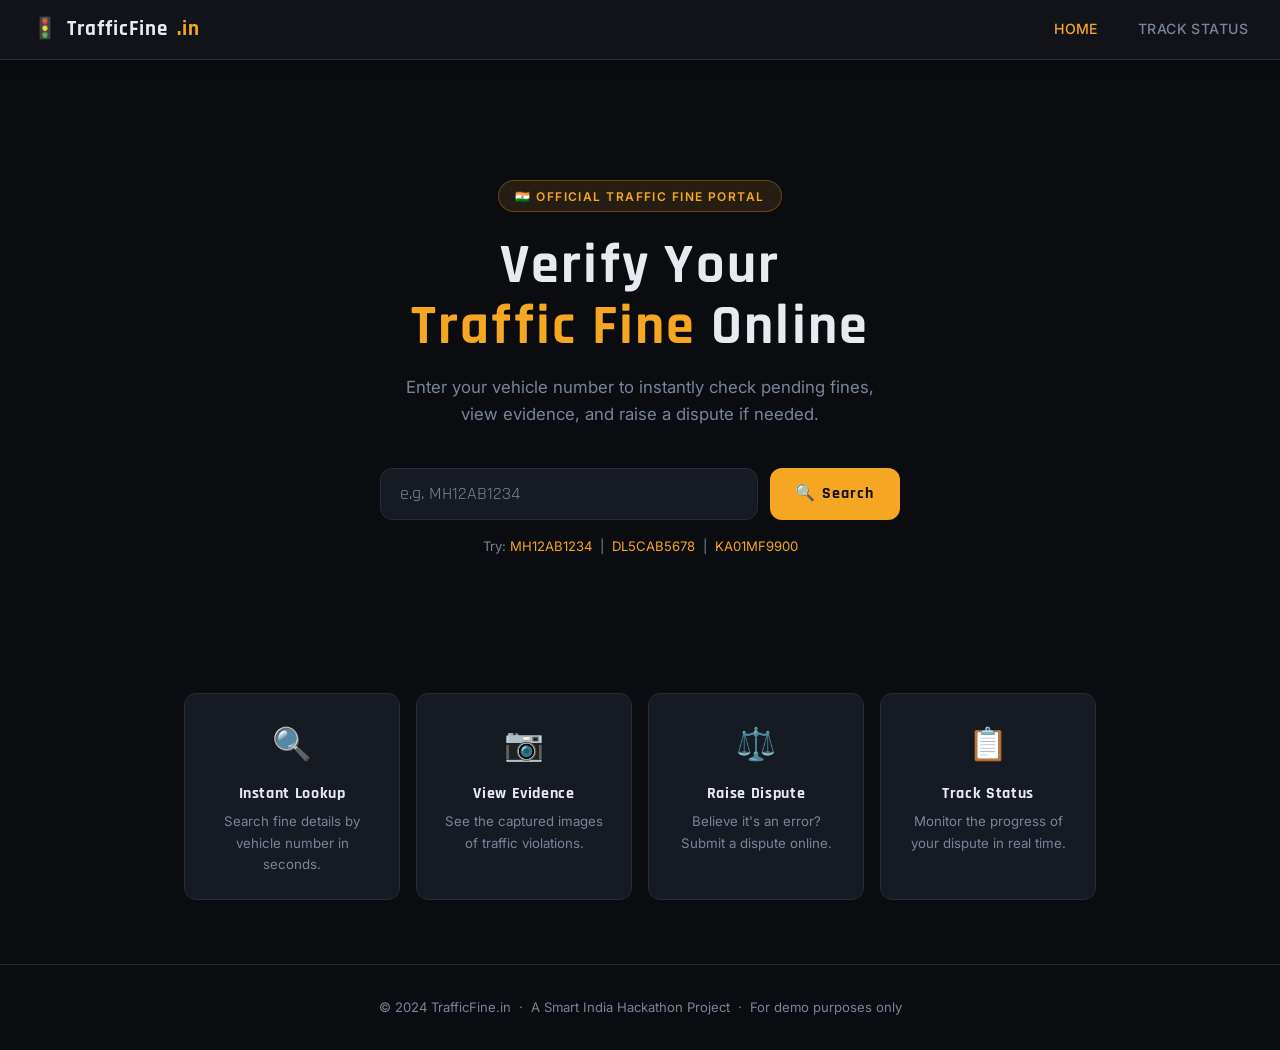
<file: index.html>
<!DOCTYPE html>
<html lang="en">
<head>
  <meta charset="UTF-8">
  <meta name="viewport" content="width=device-width, initial-scale=1.0">
  <title>TrafficFine.in — Smart Fine Verification</title>
  <link rel="stylesheet" href="style.css">
</head>
<body>

  <!-- ===== NAVBAR ===== -->
  <nav class="navbar">
    <div class="brand">🚦 <span>TrafficFine</span>.in</div>
    <a href="index.html" class="active">Home</a>
    <a href="status.html">Track Status</a>
  </nav>

  <!-- ===== HERO ===== -->
  <div class="page-wrapper">
    <div class="hero">
      <div class="badge">🇮🇳 Official Traffic Fine Portal</div>
      <h1>Verify Your<br><em>Traffic Fine</em> Online</h1>
      <p>Enter your vehicle number to instantly check pending fines, view evidence, and raise a dispute if needed.</p>

      <!-- Search Form -->
      <form id="searchForm">
        <div class="search-box">
          <input
            type="text"
            id="vehicleInput"
            placeholder="e.g. MH12AB1234"
            maxlength="15"
            autocomplete="off"
            spellcheck="false"
            required
          >
          <button type="submit" class="btn btn-primary">🔍 Search</button>
        </div>
      </form>

      <!-- Alert area -->
      <div id="alertBox" style="max-width:520px;margin:1rem auto 0;"></div>

      <!-- Sample vehicles hint -->
      <p class="text-muted mt-2" style="font-size:0.82rem;">
        Try: <a href="fine.html?vehicle=MH12AB1234" style="color:var(--accent)">MH12AB1234</a> &nbsp;|&nbsp;
             <a href="fine.html?vehicle=DL5CAB5678" style="color:var(--accent)">DL5CAB5678</a> &nbsp;|&nbsp;
             <a href="fine.html?vehicle=KA01MF9900" style="color:var(--accent)">KA01MF9900</a>
      </p>
    </div>

    <!-- Info cards -->
    <div class="info-cards">
      <div class="info-card">
        <div class="icon">🔍</div>
        <h3>Instant Lookup</h3>
        <p>Search fine details by vehicle number in seconds.</p>
      </div>
      <div class="info-card">
        <div class="icon">📷</div>
        <h3>View Evidence</h3>
        <p>See the captured images of traffic violations.</p>
      </div>
      <div class="info-card">
        <div class="icon">⚖️</div>
        <h3>Raise Dispute</h3>
        <p>Believe it's an error? Submit a dispute online.</p>
      </div>
      <div class="info-card">
        <div class="icon">📋</div>
        <h3>Track Status</h3>
        <p>Monitor the progress of your dispute in real time.</p>
      </div>
    </div>
  </div>

  <!-- ===== FOOTER ===== -->
  <footer>
    <p>© 2024 TrafficFine.in &nbsp;·&nbsp; A Smart India Hackathon Project &nbsp;·&nbsp; For demo purposes only</p>
  </footer>

  <script src="script.js"></script>
</body>
</html>
</file>
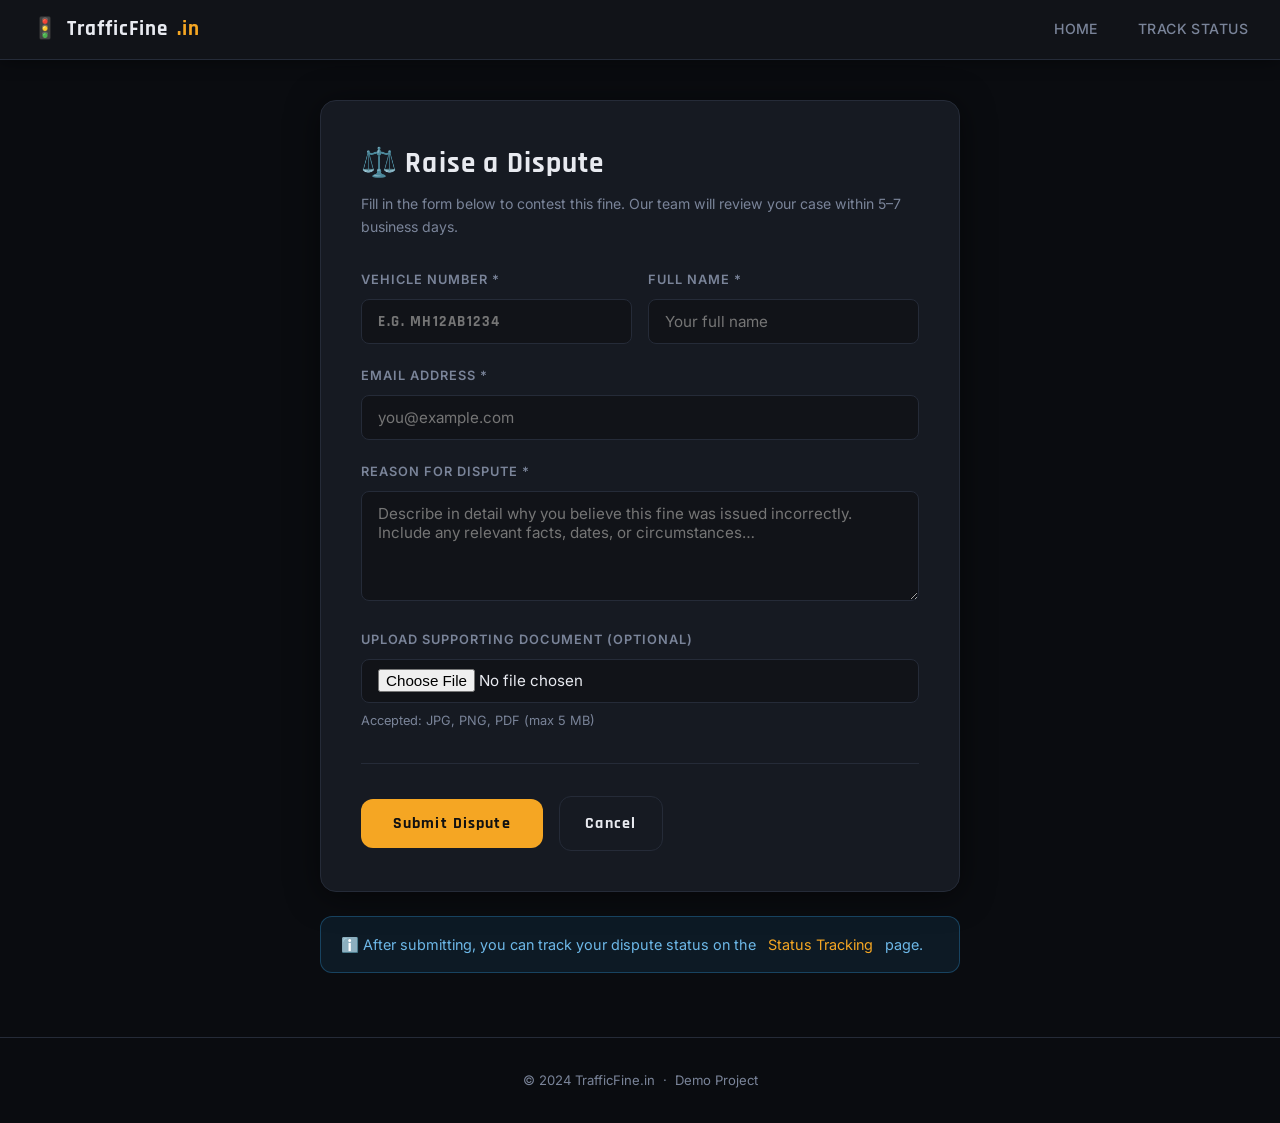
<file: dispute.html>
<!DOCTYPE html>
<html lang="en">
<head>
  <meta charset="UTF-8">
  <meta name="viewport" content="width=device-width, initial-scale=1.0">
  <title>Raise Dispute — TrafficFine.in</title>
  <link rel="stylesheet" href="style.css">
</head>
<body>

  <!-- ===== NAVBAR ===== -->
  <nav class="navbar">
    <div class="brand">🚦 <span>TrafficFine</span>.in</div>
    <a href="index.html">Home</a>
    <a href="status.html">Track Status</a>
  </nav>

  <!-- ===== CONTENT ===== -->
  <div class="page-wrapper">

    <!-- Alert area (success / error) -->
    <div id="formAlert"></div>

    <div class="form-card">
      <h2>⚖️ Raise a Dispute</h2>
      <p class="subtitle">Fill in the form below to contest this fine. Our team will review your case within 5–7 business days.</p>

      <form id="disputeForm" enctype="multipart/form-data">

        <!-- Hidden fields -->
        <input type="hidden" id="disputeFineId"  name="fine_id" value="">

        <div class="form-row">
          <div class="form-group">
            <label for="disputeVehicle">Vehicle Number *</label>
            <input
              type="text"
              id="disputeVehicle"
              name="vehicle_number"
              placeholder="e.g. MH12AB1234"
              maxlength="15"
              required
              style="text-transform:uppercase;font-family:'Rajdhani',sans-serif;font-weight:700;letter-spacing:0.1em"
            >
          </div>
          <div class="form-group">
            <label for="name">Full Name *</label>
            <input
              type="text"
              id="name"
              name="name"
              placeholder="Your full name"
              required
            >
          </div>
        </div>

        <div class="form-group">
          <label for="email">Email Address *</label>
          <input
            type="email"
            id="email"
            name="email"
            placeholder="you@example.com"
            required
          >
        </div>

        <div class="form-group">
          <label for="reason">Reason for Dispute *</label>
          <textarea
            id="reason"
            name="reason"
            placeholder="Describe in detail why you believe this fine was issued incorrectly. Include any relevant facts, dates, or circumstances…"
            required
          ></textarea>
        </div>

        <div class="form-group">
          <label for="proof">Upload Supporting Document (Optional)</label>
          <input type="file" id="proof" name="proof" accept="image/*,.pdf">
          <p class="text-muted mt-1" style="font-size:0.8rem;">Accepted: JPG, PNG, PDF (max 5 MB)</p>
        </div>

        <hr class="divider">

        <div style="display:flex; gap:1rem; flex-wrap:wrap; align-items:center">
          <button type="submit" class="btn btn-primary" style="font-size:1rem; padding:0.9rem 2rem;">
            Submit Dispute
          </button>
          <a href="index.html" class="btn btn-outline">Cancel</a>
        </div>

      </form>
    </div>

    <!-- Info notice -->
    <div class="alert alert-info mt-3" style="max-width:640px; margin:1.5rem auto 0;">
      ℹ️ After submitting, you can track your dispute status on the <a href="status.html">Status Tracking</a> page.
    </div>

  </div>

  <!-- ===== FOOTER ===== -->
  <footer>
    <p>© 2024 TrafficFine.in &nbsp;·&nbsp; Demo Project</p>
  </footer>

  <script src="script.js"></script>
</body>
</html>
</file>
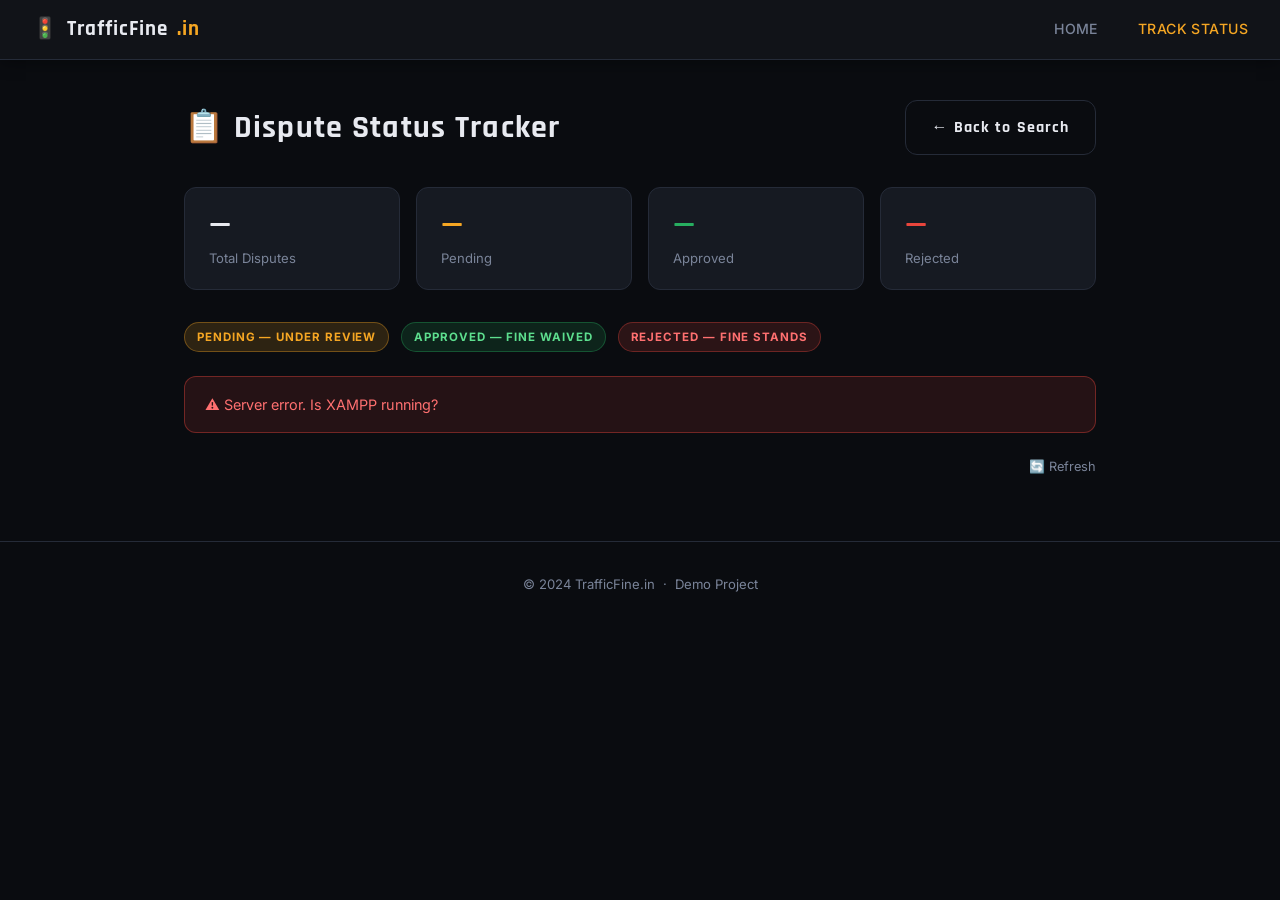
<file: status.html>
<!DOCTYPE html>
<html lang="en">
<head>
  <meta charset="UTF-8">
  <meta name="viewport" content="width=device-width, initial-scale=1.0">
  <title>Dispute Status — TrafficFine.in</title>
  <link rel="stylesheet" href="style.css">
</head>
<body>

  <!-- ===== NAVBAR ===== -->
  <nav class="navbar">
    <div class="brand">🚦 <span>TrafficFine</span>.in</div>
    <a href="index.html">Home</a>
    <a href="status.html" class="active">Track Status</a>
  </nav>

  <!-- ===== CONTENT ===== -->
  <div class="page-wrapper">

    <div class="page-title">
      <h1>📋 Dispute Status Tracker</h1>
      <a href="index.html" class="btn btn-outline">← Back to Search</a>
    </div>

    <!-- Stats Summary Cards -->
    <div class="stats-row">
      <div class="stat-card total">
        <div class="num" id="statTotal">—</div>
        <div class="label">Total Disputes</div>
      </div>
      <div class="stat-card pending">
        <div class="num" id="statPending">—</div>
        <div class="label">Pending</div>
      </div>
      <div class="stat-card approved">
        <div class="num" id="statApproved">—</div>
        <div class="label">Approved</div>
      </div>
      <div class="stat-card rejected">
        <div class="num" id="statRejected">—</div>
        <div class="label">Rejected</div>
      </div>
    </div>

    <!-- Status Legend -->
    <div style="display:flex; gap:0.75rem; flex-wrap:wrap; margin-bottom:1.5rem; font-size:0.82rem;">
      <span class="badge badge-pending">Pending — Under Review</span>
      <span class="badge badge-approved">Approved — Fine Waived</span>
      <span class="badge badge-rejected">Rejected — Fine Stands</span>
    </div>

    <!-- Table area (populated by JS) -->
    <div id="disputeTableWrap">
      <div class="spinner-wrap">
        <div class="spinner"></div>
        <span>Loading disputes…</span>
      </div>
    </div>

    <!-- Refresh tip -->
    <p class="text-muted mt-2" style="font-size:0.8rem; text-align:right;">
      <a href="status.html" style="color:var(--muted)">🔄 Refresh</a>
    </p>

  </div>

  <!-- ===== FOOTER ===== -->
  <footer>
    <p>© 2024 TrafficFine.in &nbsp;·&nbsp; Demo Project</p>
  </footer>

  <script src="script.js"></script>
</body>
</html>
</file>
<file: style.css>
/* =========================================
   Smart Traffic Fine Verification System
   style.css — Main Stylesheet
   ========================================= */

@import url('https://fonts.googleapis.com/css2?family=Rajdhani:wght@400;500;600;700&family=Inter:wght@300;400;500;600&display=swap');

/* ---- CSS Variables ---- */
:root {
  --bg:        #0a0c10;
  --surface:   #111318;
  --card:      #161a22;
  --border:    #252b38;
  --accent:    #f5a623;
  --accent2:   #e8453c;
  --green:     #27ae60;
  --blue:      #2980b9;
  --text:      #e8eaf0;
  --muted:     #7a8499;
  --radius:    12px;
  --shadow:    0 4px 32px rgba(0,0,0,0.5);
}

/* ---- Reset & Base ---- */
*, *::before, *::after { box-sizing: border-box; margin: 0; padding: 0; }

body {
  background: var(--bg);
  color: var(--text);
  font-family: 'Inter', sans-serif;
  font-size: 15px;
  line-height: 1.6;
  min-height: 100vh;
}

h1, h2, h3, h4 {
  font-family: 'Rajdhani', sans-serif;
  letter-spacing: 0.04em;
  font-weight: 700;
}

a { color: var(--accent); text-decoration: none; }
a:hover { text-decoration: underline; }

/* ---- Navbar ---- */
.navbar {
  background: var(--surface);
  border-bottom: 1px solid var(--border);
  padding: 0 2rem;
  display: flex;
  align-items: center;
  gap: 2.5rem;
  height: 60px;
  position: sticky;
  top: 0;
  z-index: 100;
  box-shadow: 0 2px 16px rgba(0,0,0,0.4);
}

.navbar .brand {
  font-family: 'Rajdhani', sans-serif;
  font-size: 1.3rem;
  font-weight: 700;
  color: var(--accent);
  display: flex;
  align-items: center;
  gap: 0.5rem;
  letter-spacing: 0.05em;
  margin-right: auto;
}

.navbar .brand span { color: var(--text); }

.navbar a {
  color: var(--muted);
  font-size: 0.88rem;
  font-weight: 500;
  letter-spacing: 0.03em;
  text-transform: uppercase;
  transition: color 0.2s;
  text-decoration: none;
}

.navbar a:hover, .navbar a.active { color: var(--accent); }

/* ---- Page Wrapper ---- */
.page-wrapper {
  max-width: 960px;
  margin: 0 auto;
  padding: 2.5rem 1.5rem 4rem;
}

/* ---- Hero Section (index) ---- */
.hero {
  text-align: center;
  padding: 5rem 1rem 3rem;
}

.hero .badge {
  display: inline-block;
  background: rgba(245,166,35,0.12);
  border: 1px solid rgba(245,166,35,0.3);
  color: var(--accent);
  font-size: 0.75rem;
  font-weight: 600;
  letter-spacing: 0.12em;
  text-transform: uppercase;
  padding: 0.35rem 1rem;
  border-radius: 999px;
  margin-bottom: 1.4rem;
}

.hero h1 {
  font-size: clamp(2.2rem, 5vw, 3.5rem);
  line-height: 1.1;
  margin-bottom: 1rem;
}

.hero h1 em { color: var(--accent); font-style: normal; }

.hero p {
  color: var(--muted);
  font-size: 1.05rem;
  max-width: 500px;
  margin: 0 auto 2.5rem;
}

/* ---- Search Box ---- */
.search-box {
  display: flex;
  gap: 0.75rem;
  max-width: 520px;
  margin: 0 auto;
  position: relative;
}

.search-box input {
  flex: 1;
  background: var(--card);
  border: 1.5px solid var(--border);
  color: var(--text);
  font-family: 'Rajdhani', sans-serif;
  font-size: 1.15rem;
  font-weight: 600;
  letter-spacing: 0.1em;
  text-transform: uppercase;
  padding: 0.85rem 1.2rem;
  border-radius: var(--radius);
  outline: none;
  transition: border-color 0.2s, box-shadow 0.2s;
}

.search-box input::placeholder { color: var(--muted); text-transform: none; font-weight: 400; letter-spacing: 0; }
.search-box input:focus { border-color: var(--accent); box-shadow: 0 0 0 3px rgba(245,166,35,0.15); }

.btn {
  display: inline-flex;
  align-items: center;
  gap: 0.5rem;
  padding: 0.85rem 1.6rem;
  border: none;
  border-radius: var(--radius);
  font-family: 'Rajdhani', sans-serif;
  font-size: 1rem;
  font-weight: 700;
  letter-spacing: 0.07em;
  cursor: pointer;
  transition: transform 0.15s, box-shadow 0.15s, opacity 0.15s;
}

.btn:hover { transform: translateY(-2px); box-shadow: var(--shadow); }
.btn:active { transform: translateY(0); }

.btn-primary { background: var(--accent); color: #111; }
.btn-danger  { background: var(--accent2); color: #fff; }
.btn-outline {
  background: transparent;
  border: 1.5px solid var(--border);
  color: var(--text);
}
.btn-outline:hover { border-color: var(--accent); color: var(--accent); }

/* ---- Info Cards row (homepage) ---- */
.info-cards {
  display: grid;
  grid-template-columns: repeat(auto-fit, minmax(200px, 1fr));
  gap: 1rem;
  margin-top: 3rem;
}

.info-card {
  background: var(--card);
  border: 1px solid var(--border);
  border-radius: var(--radius);
  padding: 1.5rem;
  text-align: center;
}

.info-card .icon { font-size: 2rem; margin-bottom: 0.75rem; }
.info-card h3 { font-size: 1rem; margin-bottom: 0.3rem; }
.info-card p { color: var(--muted); font-size: 0.83rem; }

/* ---- Alert Messages ---- */
.alert {
  padding: 1rem 1.25rem;
  border-radius: var(--radius);
  margin-bottom: 1.5rem;
  font-size: 0.9rem;
  display: flex;
  align-items: center;
  gap: 0.75rem;
  animation: slideDown 0.3s ease;
}

@keyframes slideDown {
  from { opacity: 0; transform: translateY(-10px); }
  to   { opacity: 1; transform: translateY(0); }
}

.alert-error   { background: rgba(232,69,60,0.12); border: 1px solid rgba(232,69,60,0.4); color: #ff7070; }
.alert-success { background: rgba(39,174,96,0.12); border: 1px solid rgba(39,174,96,0.4); color: #5dde8e; }
.alert-info    { background: rgba(41,128,185,0.12); border: 1px solid rgba(41,128,185,0.4); color: #6db8e8; }

/* ---- Loading Spinner ---- */
.spinner-wrap {
  display: flex;
  flex-direction: column;
  align-items: center;
  gap: 1rem;
  padding: 3rem 0;
  color: var(--muted);
}

.spinner {
  width: 44px;
  height: 44px;
  border: 3px solid var(--border);
  border-top-color: var(--accent);
  border-radius: 50%;
  animation: spin 0.8s linear infinite;
}

@keyframes spin { to { transform: rotate(360deg); } }

/* ---- Fine Details Card ---- */
.fine-card {
  background: var(--card);
  border: 1px solid var(--border);
  border-radius: 16px;
  overflow: hidden;
  box-shadow: var(--shadow);
  animation: fadeUp 0.4s ease;
}

@keyframes fadeUp {
  from { opacity: 0; transform: translateY(20px); }
  to   { opacity: 1; transform: translateY(0); }
}

.fine-card-header {
  background: linear-gradient(135deg, #1c2030, #151922);
  border-bottom: 1px solid var(--border);
  padding: 1.5rem 2rem;
  display: flex;
  align-items: center;
  justify-content: space-between;
  flex-wrap: wrap;
  gap: 1rem;
}

.fine-card-header .vehicle-num {
  font-family: 'Rajdhani', sans-serif;
  font-size: 2rem;
  font-weight: 700;
  letter-spacing: 0.15em;
  color: var(--accent);
}

.violation-badge {
  background: rgba(232,69,60,0.15);
  border: 1px solid rgba(232,69,60,0.35);
  color: #ff7070;
  font-size: 0.78rem;
  font-weight: 600;
  letter-spacing: 0.08em;
  text-transform: uppercase;
  padding: 0.4rem 0.9rem;
  border-radius: 999px;
}

.fine-card-body {
  padding: 2rem;
  display: grid;
  grid-template-columns: 1fr 1fr;
  gap: 2rem;
}

@media (max-width: 640px) {
  .fine-card-body { grid-template-columns: 1fr; }
}

.fine-details-grid {
  display: grid;
  grid-template-columns: 1fr 1fr;
  gap: 1.2rem;
}

.detail-item label {
  display: block;
  font-size: 0.73rem;
  font-weight: 600;
  letter-spacing: 0.1em;
  text-transform: uppercase;
  color: var(--muted);
  margin-bottom: 0.3rem;
}

.detail-item .value {
  font-family: 'Rajdhani', sans-serif;
  font-size: 1.05rem;
  font-weight: 600;
  color: var(--text);
}

.detail-item.amount .value {
  font-size: 1.8rem;
  color: var(--accent2);
}

.fine-card-footer {
  border-top: 1px solid var(--border);
  padding: 1.25rem 2rem;
  display: flex;
  gap: 1rem;
  flex-wrap: wrap;
}

/* ---- Evidence Image ---- */
.evidence-section h3 {
  font-size: 0.85rem;
  font-weight: 600;
  letter-spacing: 0.1em;
  text-transform: uppercase;
  color: var(--muted);
  margin-bottom: 0.75rem;
}

.evidence-img-wrap {
  position: relative;
  border-radius: 10px;
  overflow: hidden;
  cursor: zoom-in;
  border: 1px solid var(--border);
}

.evidence-img-wrap img {
  width: 100%;
  height: 200px;
  object-fit: cover;
  display: block;
  transition: transform 0.4s ease;
}

.evidence-img-wrap:hover img { transform: scale(1.08); }

.evidence-img-wrap .zoom-hint {
  position: absolute;
  bottom: 0; left: 0; right: 0;
  background: linear-gradient(transparent, rgba(0,0,0,0.7));
  color: rgba(255,255,255,0.7);
  font-size: 0.75rem;
  padding: 1rem 0.75rem 0.5rem;
  text-align: center;
  opacity: 0;
  transition: opacity 0.3s;
}

.evidence-img-wrap:hover .zoom-hint { opacity: 1; }

/* ---- Lightbox ---- */
.lightbox {
  display: none;
  position: fixed;
  inset: 0;
  background: rgba(0,0,0,0.92);
  z-index: 1000;
  align-items: center;
  justify-content: center;
  padding: 2rem;
}

.lightbox.open { display: flex; }

.lightbox img {
  max-width: 90vw;
  max-height: 80vh;
  border-radius: 10px;
  box-shadow: 0 8px 64px rgba(0,0,0,0.8);
}

.lightbox-close {
  position: absolute;
  top: 1.5rem; right: 2rem;
  background: none; border: none;
  color: #fff; font-size: 2rem;
  cursor: pointer; opacity: 0.7;
}

.lightbox-close:hover { opacity: 1; }

/* ---- Map ---- */
.map-section { margin-top: 2rem; }
.map-section h3 {
  font-size: 0.85rem;
  font-weight: 600;
  letter-spacing: 0.1em;
  text-transform: uppercase;
  color: var(--muted);
  margin-bottom: 0.75rem;
}

.map-section iframe {
  width: 100%;
  height: 280px;
  border: 1px solid var(--border);
  border-radius: 10px;
  display: block;
}

/* ---- Dispute Form ---- */
.form-card {
  background: var(--card);
  border: 1px solid var(--border);
  border-radius: 16px;
  padding: 2.5rem;
  max-width: 640px;
  margin: 0 auto;
  box-shadow: var(--shadow);
  animation: fadeUp 0.4s ease;
}

.form-card h2 {
  font-size: 1.8rem;
  margin-bottom: 0.4rem;
}

.form-card .subtitle {
  color: var(--muted);
  font-size: 0.88rem;
  margin-bottom: 2rem;
}

.form-group { margin-bottom: 1.4rem; }

.form-group label {
  display: block;
  font-size: 0.8rem;
  font-weight: 600;
  letter-spacing: 0.08em;
  text-transform: uppercase;
  color: var(--muted);
  margin-bottom: 0.5rem;
}

.form-group input,
.form-group textarea,
.form-group select {
  width: 100%;
  background: var(--surface);
  border: 1.5px solid var(--border);
  color: var(--text);
  font-family: 'Inter', sans-serif;
  font-size: 0.95rem;
  padding: 0.75rem 1rem;
  border-radius: 8px;
  outline: none;
  transition: border-color 0.2s, box-shadow 0.2s;
}

.form-group input:focus,
.form-group textarea:focus,
.form-group select:focus {
  border-color: var(--accent);
  box-shadow: 0 0 0 3px rgba(245,166,35,0.12);
}

.form-group textarea { resize: vertical; min-height: 110px; }

.form-group input[type="file"] {
  background: var(--surface);
  cursor: pointer;
  padding: 0.6rem 1rem;
}

.form-row { display: grid; grid-template-columns: 1fr 1fr; gap: 1rem; }
@media (max-width: 540px) { .form-row { grid-template-columns: 1fr; } }

/* ---- Status Page ---- */
.page-title {
  display: flex;
  align-items: center;
  justify-content: space-between;
  margin-bottom: 2rem;
  flex-wrap: wrap;
  gap: 1rem;
}

.page-title h1 { font-size: 2rem; }

.stats-row {
  display: grid;
  grid-template-columns: repeat(auto-fit, minmax(160px, 1fr));
  gap: 1rem;
  margin-bottom: 2rem;
}

.stat-card {
  background: var(--card);
  border: 1px solid var(--border);
  border-radius: var(--radius);
  padding: 1.25rem 1.5rem;
}

.stat-card .num {
  font-family: 'Rajdhani', sans-serif;
  font-size: 2.2rem;
  font-weight: 700;
  line-height: 1;
  margin-bottom: 0.3rem;
}

.stat-card .label { color: var(--muted); font-size: 0.82rem; }
.stat-card.total  .num { color: var(--text); }
.stat-card.pending .num { color: var(--accent); }
.stat-card.approved .num { color: var(--green); }
.stat-card.rejected .num { color: var(--accent2); }

/* ---- Table ---- */
.table-wrap {
  background: var(--card);
  border: 1px solid var(--border);
  border-radius: var(--radius);
  overflow: auto;
}

table {
  width: 100%;
  border-collapse: collapse;
  font-size: 0.88rem;
}

thead tr {
  background: var(--surface);
  border-bottom: 1px solid var(--border);
}

thead th {
  text-align: left;
  padding: 0.85rem 1.2rem;
  font-size: 0.72rem;
  font-weight: 600;
  letter-spacing: 0.1em;
  text-transform: uppercase;
  color: var(--muted);
  white-space: nowrap;
}

tbody tr {
  border-bottom: 1px solid var(--border);
  transition: background 0.15s;
}

tbody tr:last-child { border-bottom: none; }
tbody tr:hover { background: rgba(255,255,255,0.03); }

tbody td {
  padding: 0.9rem 1.2rem;
  vertical-align: middle;
}

.vehicle-tag {
  font-family: 'Rajdhani', sans-serif;
  font-weight: 700;
  letter-spacing: 0.08em;
  color: var(--accent);
  font-size: 0.95rem;
}

/* ---- Status Badges ---- */
.badge {
  display: inline-block;
  font-size: 0.72rem;
  font-weight: 700;
  letter-spacing: 0.08em;
  text-transform: uppercase;
  padding: 0.3rem 0.75rem;
  border-radius: 999px;
}

.badge-pending  { background: rgba(245,166,35,0.15); border: 1px solid rgba(245,166,35,0.35); color: var(--accent); }
.badge-approved { background: rgba(39,174,96,0.15);  border: 1px solid rgba(39,174,96,0.35);  color: #5dde8e; }
.badge-rejected { background: rgba(232,69,60,0.15);  border: 1px solid rgba(232,69,60,0.35);  color: #ff7070; }

/* ---- Empty State ---- */
.empty-state {
  text-align: center;
  padding: 4rem 2rem;
  color: var(--muted);
}

.empty-state .icon { font-size: 3rem; margin-bottom: 1rem; }
.empty-state h3 { font-size: 1.3rem; margin-bottom: 0.5rem; color: var(--text); }

/* ---- Page Header ---- */
.page-header {
  margin-bottom: 2rem;
  border-bottom: 1px solid var(--border);
  padding-bottom: 1.5rem;
}

.page-header h1 { font-size: clamp(1.8rem, 4vw, 2.4rem); }
.page-header p  { color: var(--muted); margin-top: 0.4rem; }

/* ---- Footer ---- */
footer {
  text-align: center;
  padding: 2rem;
  border-top: 1px solid var(--border);
  color: var(--muted);
  font-size: 0.82rem;
  margin-top: auto;
}

/* ---- Utility ---- */
.hidden { display: none !important; }
.text-accent { color: var(--accent); }
.text-muted  { color: var(--muted); }
.mt-1 { margin-top: 0.5rem; }
.mt-2 { margin-top: 1rem; }
.mt-3 { margin-top: 1.5rem; }

/* ---- Divider ---- */
.divider {
  border: none;
  border-top: 1px solid var(--border);
  margin: 2rem 0;
}
</file>
